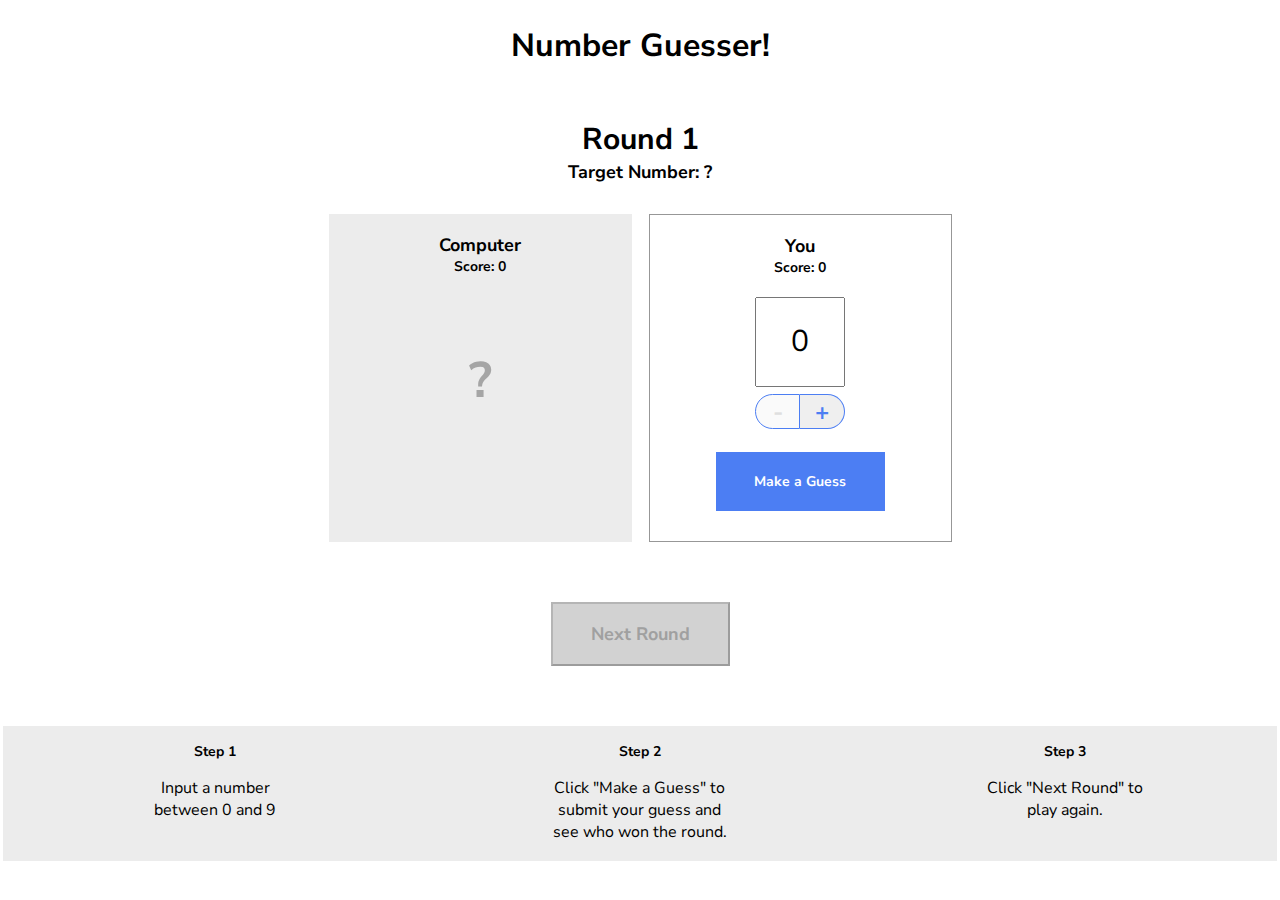
<file: number-guesser-starting/index.html>
<!doctype html>

<html>
  <head>
    <title>Number Guesser</title>
    <link href="https://fonts.googleapis.com/css?family=Nunito+Sans:400,700" rel="stylesheet">
    <link rel="stylesheet" href="./style.css">
  </head>
  <body>
    <div class="game-container">
      <header>
        <h1>Number Guesser!</h1>
      </header>
      
      <div class="rounds">
        <p class="round-label">Round <span id="round-number">1</span></p>
        <p class="guess-label">Target Number: <span id="target-number">?</span></p>
      </div>

      <div class="guessing-area">
        <div class="guess computer-guess">
          <div class="guess-title">
            <p class="guess-label">Computer</p>
            <p class="score-label">Score: <span id="computer-score">0</span></p>
          </div>
          <p id="computer-guess">?</p>
          <p class="winning-text" id="computer-wins"></p>
        </div>
        <div class="guess human-guess">
          <div class="guess-title">
            <p class="guess-label">You</p>
            <p class="score-label">Score: <span id="human-score">0</span></p>
          </div>
          <input type="number" id="human-guess" min=0 max=9 value=0>
          <div class="number-controls">
            <button class="number-control left" id="subtract" disabled>-</button>
            <button class="number-control right" id="add">+</button>
          </div>
          <button class="button" id="guess">Make a Guess</button>
        </div>
      </div>

      <div class="next-round-container">
        <button class="button" id="next-round" disabled>Next Round</button>
      </div>

    </div>
    
    <div class="instructions">
      <div class="instruction">
        <h3>Step 1</h3>
        <p>Input a number between 0 and 9</p>
      </div>
      <div class="instruction">
        <h3>Step 2</h3>
        <p>Click "Make a Guess" to submit your guess and see who won the round.</p>
      </div>
      <div class="instruction">
        <h3>Step 3</h3>
        <p>Click "Next Round" to play again.</p>
      </div>
    </div>

    <script src="./script.js"></script>
    <script src="./game.js"></script>
  </body>
</html>
</file>
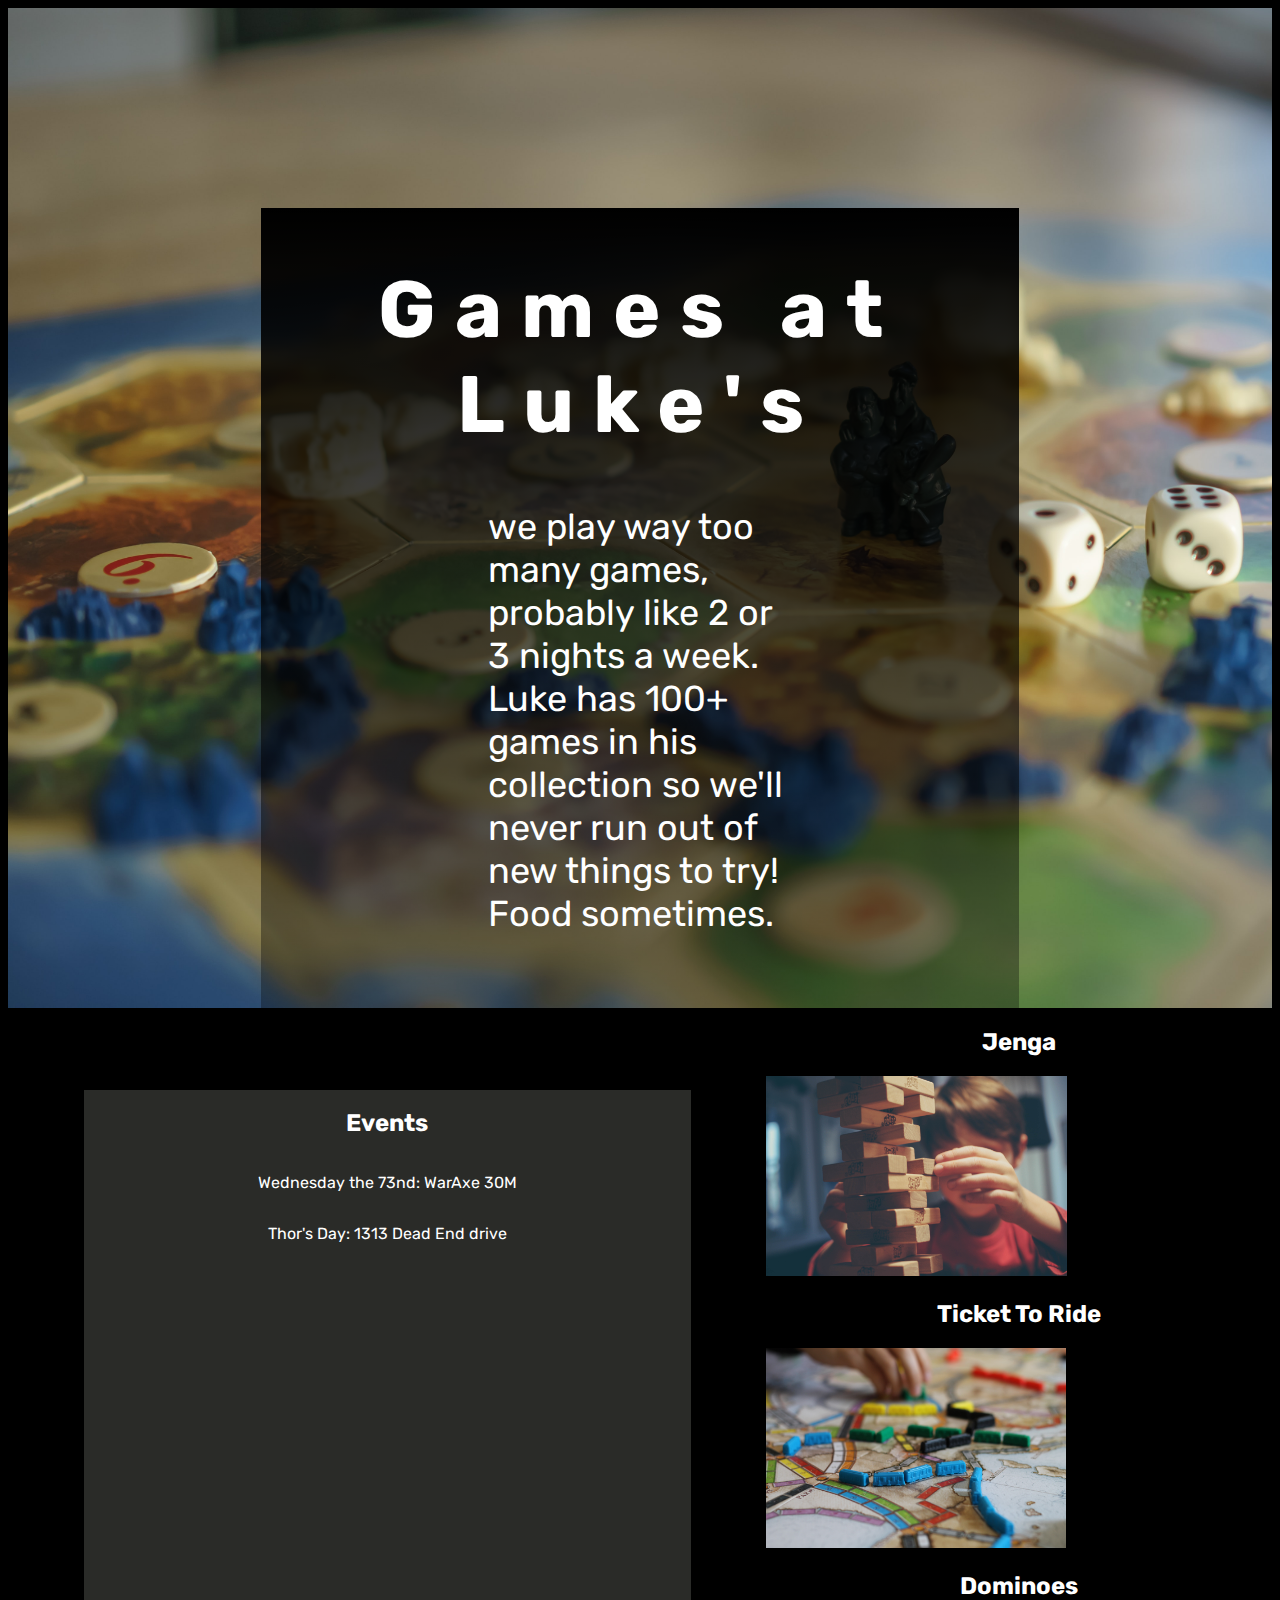
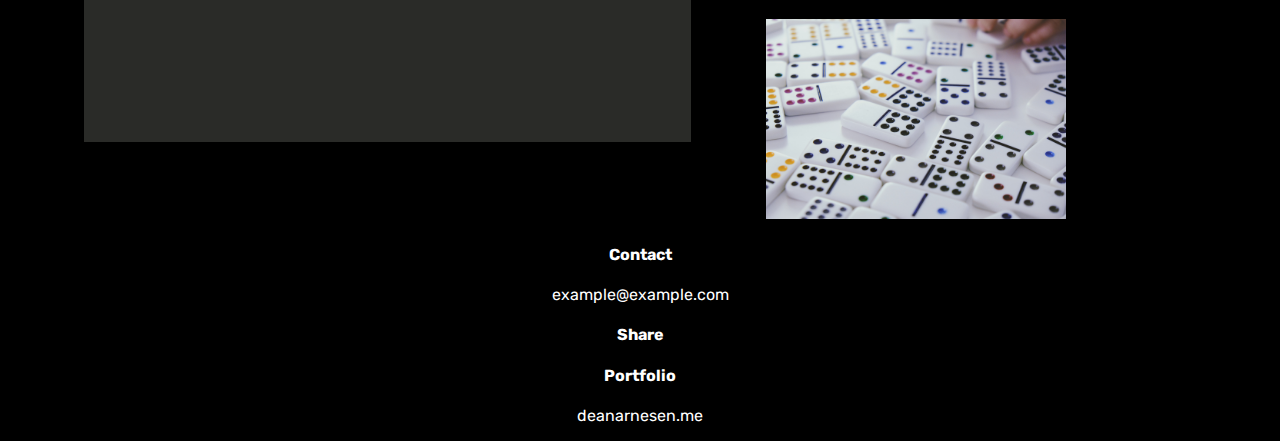
<file: responsive-club/starting/index.html>
<!DOCTYPE html>
<html lang="en">
<head>
  <meta charset="UTF-8">
  <title>Title</title>
  <link href="styles.css" rel="stylesheet">
  <link rel="preconnect" href="https://fonts.googleapis.com">
  <link rel="preconnect" href="https://fonts.gstatic.com" crossorigin>
  <link href="https://fonts.googleapis.com/css2?family=Rubik:wght@600&display=swap" rel="stylesheet">
  <title>Luke's Board Games</title>
</head>
<body>
  <header>

  </header>
  <div class="intro">
    <div class="intro_card">
      <h1>Games at Luke's</h1>
      <p>we play way too many games, probably like 2 or 3 nights a week. Luke has 100+ games in his collection so we'll never run out of new things to try! Food sometimes.</p>
    </div>
  </div>
  <div class="info">
    <div class="events">
      <h2>Events</h2>
      <p>Wednesday the 73nd: WarAxe 30M</p>
      <p>Thor's Day: 1313 Dead End drive</p>
    </div>
    <div class="catalog">
      <div class="image_container">
        <h2>Jenga</h2>
        <img src="../images/jenga.jpg">
      </div>
      <div class="image-container">
        <h2>Ticket To Ride</h2>
        <img src="../images/ttr.jpg">
      </div>
      <div class="image-container">
        <h2>Dominoes</h2>
        <img src="../images/dominoes.jpg">
      </div>
    </div>
  </div>
  <footer>
    <div class="blurb">
      <h4>Contact</h4>
      <p>example@example.com</p>
    </div>
    <div class="blurb">
      <h4>Share</h4>
      <div id="share_buttons">
        <div id="twitter_button"></div>
        <div id="twitch_button"></div>
      </div>
    </div>
    <div class="blurb">
      <h4>Portfolio</h4>
      <p>deanarnesen.me</p>
    </div>
  </footer>
</body>
</html>

<!--TODO: responsive design & footer & cleanup-->
</file>
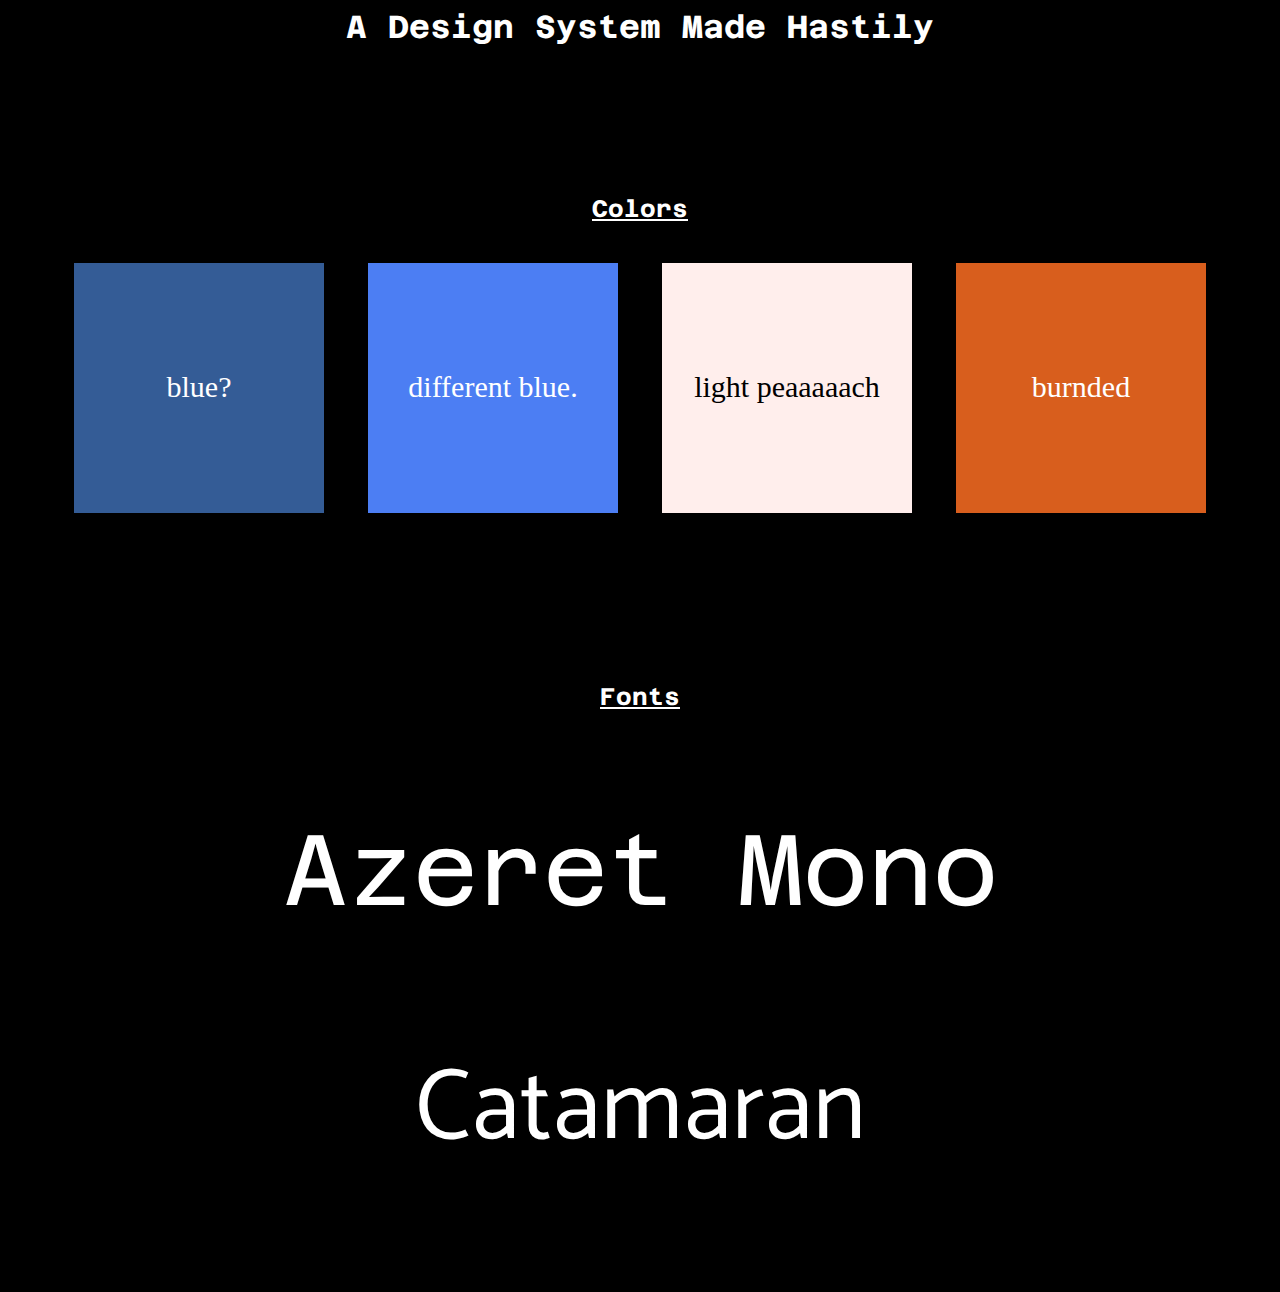
<file: website-design-system/starting/index.html>
<head>
  <link href="styles.css" rel="stylesheet">
  <link href="https://fonts.googleapis.com/css2?family=Azeret+Mono&family=Catamaran&display=swap" rel="stylesheet">
</head>
<body>
  <h1>A Design System Made Hastily</h1>
  <h2>Colors</h2>
  <section>
    <div class="color-block" id="color1">
      <p>blue?</p>
    </div>
    <div class="color-block" id="color2">
      <p>different blue.</p>
    </div>
    <div class="color-block" id="color3">
      <p id="dark-text">light peaaaaach</p>
    </div>
    <div class="color-block" id="color4">
      <p>burnded</p>
    </div>
  </section>
  <h2>Fonts</h2>
  <section>
    <div class="font-block">
      <p id="font1">Azeret Mono</p>
    </div>
    <div class="font-block">
      <p id="font2">Catamaran</p>
    </div>
  </section>
</body>
</file>
<file: number-guesser-starting/style.css>
* {
  font-family: 'Nunito Sans';
  box-sizing: border-box;
}

body {
  margin: 0 auto;
  padding: 3px;
  background-color: #fff;
}

.game-container {
  max-width: 640px;
  margin: 0 auto;
  text-align: center;
}

header {
  display: flex;
  justify-content: center
}

.rounds {
  display: flex;
  flex-direction: column;
  align-items: center;
  margin-bottom: 30px;
}

.round-label {
  font-size: 30px;
  font-weight: 700;
  margin-bottom: 0px;
}

.guess {
  min-width: 303px;
  height: 328px;
  display: flex;
  flex-direction: column;
  align-items: center;
  padding: 19px;
}

.guessing-area {
  display: flex;
  justify-content: space-around;
  align-items: flex-start;
  margin-bottom: 60px;
}

.guess-title {
  display: flex;
  flex-direction: column;
  align-items: center;
  justify-content: flex-start;
  margin-bottom: 20px;
}

.guess-label {
  font-size: 18px;
  font-weight: 700;
  margin: 0;
}

.score-label {
  font-size: 14px;
  font-weight: 700;
  margin: 0;
}

.target-guess {
  display: flex;
  flex-direction: column;
  align-items: center;
  justify-content: flex-start;
}

.computer-guess {
  background-color: #ececec;
}

#computer-guess {
  font-size: 50px;
  font-weight: 700;
  color: #a5a5a5;
}

.human-guess {
  border: 1px solid #979797;
}

.guess input {
  height: 90px;
  width: 90px;
  font-size: 30px;
  text-align: center;
  margin: 0 auto;
  margin-bottom: 7px;
}

.number-controls {
  font-size: 0;
  margin-bottom: 23px;
}

.number-control {
  border: solid 1px #4c7ef3;
  display: inline-block;
  width: 45px;
  height: 35px;
  font-size: 24px;
  font-weight: 700;
  color: #4c7ef3;
  cursor: pointer;
}

.number-controls button[disabled] {
  color: #dfdfdf;
  cursor: default;
}

.left {
  border-top-left-radius: 22.5px;
  border-bottom-left-radius: 22.5px;
}

.right {
  border-top-right-radius: 22.5px;
  border-bottom-right-radius: 22.5px;
  border-left-width: 0px;
}

.controls {
  display: flex;
  justify-content: space-around;
}

.button {
  background-color: #4c7ef3;
  color: #fff;
  cursor: pointer;
}

#guess {
  padding: 20px;
  width: 169px;
  height: 59px;
  border: none;
  font-weight: 700;
  font-size: 14px;
}

input[type=number]::-webkit-inner-spin-button {
  -webkit-appearance: none;
}

#next-round {
  width: 179px;
  height: 64px;
  font-size: 18px;
  font-weight: bold;
  margin-left: auto;
  margin-right: auto;
  margin-bottom: 60px;
}
  
.button[disabled] {
  background-color: #d2d2d2;
  color: #a0a0a0;
  cursor: default;
}

.instructions {
  background-color: #ececec;
  width: 100%;
  display: flex;
  justify-content: space-around;
}

.instruction {
  width: 180px;
  padding: 2px;
  text-align: center;
}

.instructions h3 {
  font-size: 14px;
}


.winning-text, .winning-text[disabled] {
  color: #ec3636;
  font-weight: 700;
}
</file>
<file: responsive-club/starting/styles.css>
html {
    font-size: 16px;
}


body {
    background-color: black;
}


h1, h2, h4, p {
    color: white;
    font-family: "Rubik", sans-serif;
    text-align: center;
}

img {
    height: 200px;
    width: auto;
}

.intro {
    background-image: url("../images/boardgame_backdrop.jpg");
    background-size: cover;
    height: 1000px;
    justify-content: center;
    align-content: start;
    display: flex;
}

.intro_card {
    height: 80%;
    width: 60%;
    background-image: linear-gradient(to bottom, rgba(0, 0, 0, 1), rgba(0, 0, 0, 0.3));
    align-self: flex-end;
}

.intro_card h1{
    font-family: 'Rubik', sans-serif;
    font-size: 5rem;
    letter-spacing: 1.2rem;
    justify-content: center;
}

.intro_card p {
    font-family: 'Rubik', sans-serif;
    font-size: 2.25rem;
    width: 40%;
    color: white;
    text-align: left;
    margin: auto;
}

.info {
    display: grid;
    grid-template: 1fr / 3fr 2fr;
    justify-content: center;
    align-content: center;
}

.events {
    display: flex;
    flex-direction: column;
    align-content: space-around;
    height: 80%;
    width: 80%;
    background-color: #2a2b28;
    align-self: center;
    justify-self: center;
}

.catalog {
    grid-template: repeat(3, 1fr) / 1fr 1fr;
}
</file>
<file: website-design-system/starting/styles.css>
body {
    background-color: black;
}

h1 {
    color: white;
    text-align: center;
    font-family: "Azeret Mono", monospace;
}
h2 {
    margin-top: 150px;
    color: white;
    text-align: center;
    font-family: "Azeret Mono", monospace;
    text-decoration: underline;
}
section {
    margin: 10px auto;
    width: 100%;
    text-align: center;
}
.color-block {
    display: inline-block;
    width: 250px;
    height: 250px;
    margin: 20px;
}
.color-block p {
    color: white;
    text-align: center;
    font-family: "Fira Code Medium", serif;
    font-size: 30px;
    height: 50px;
    margin: auto;
    display: block;
    position: relative;
    top: 43%;
}
#dark-text {
    color: black;
}

#color1 {
    background-color: #345c96;
}
#color2 {
    background-color: #4c7ef3;
}
#color3 {
    background-color: #ffeeec;
}
#color4 {
    background-color: #d85e1d;
}

#font1 {
    font-family: "Azeret Mono", monospace;
}
#font2 {
    font-family: "Catamaran", sans-serif;
}

.font-block p {
    color: white;
    font-size: 100px;
}
</file>
